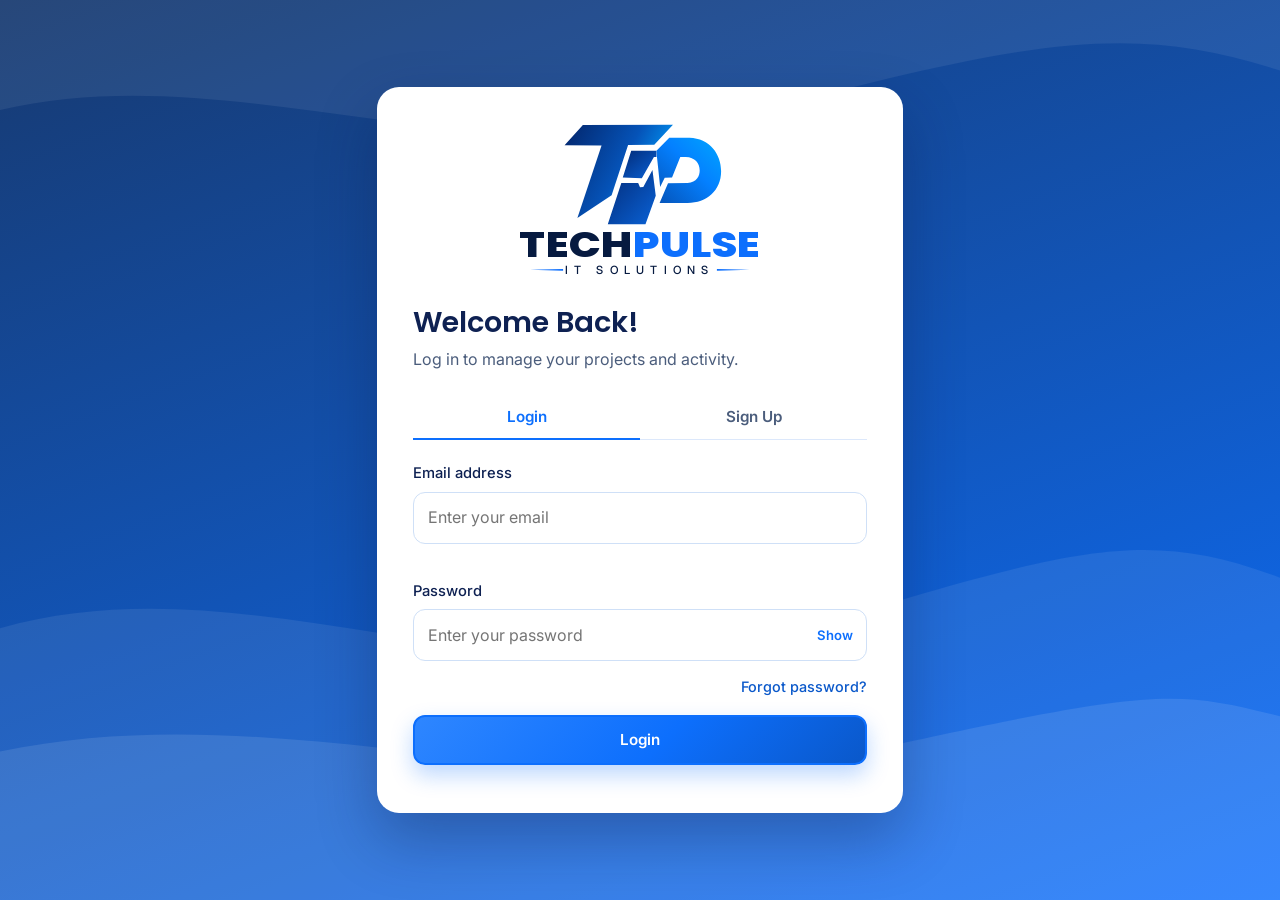
<file: index.html>
<!DOCTYPE html><html lang="en"><head><meta charset="UTF-8"><meta http-equiv="refresh" content="0; url=user/user.html"><title>TechPulse Innovations</title></head><body><a href="user/user.html">Continue to TechPulse</a></body></html>
</file>
<file: user/user.css>
:root{
  --primary:#0D6FFD;
  --primary-dark:#0A58CA;
  --dark:#1E293B;
  --light:#F8FAFC;
  --gray:#94A3B8;
  --text-muted:#526077; /* darker than --gray so small text passes contrast */
  --border:#E2E8F0;
  --tint:#EAF3FF;
  --radius:14px;
  --font-head:"Poppins",system-ui,sans-serif;
  --font-body:"Inter",system-ui,sans-serif;
}
*,*::before,*::after{box-sizing:border-box}
html{scroll-behavior:smooth}
body{margin:0;font-family:var(--font-body);color:var(--dark);background:#fff;line-height:1.6;-webkit-font-smoothing:antialiased}
img,svg{max-width:100%;display:block}
a{color:inherit;text-decoration:none}
:focus-visible{outline:3px solid var(--primary);outline-offset:3px;border-radius:6px}
.container{width:min(1180px,100% - 48px);margin-inline:auto}

/* ---------- Header ---------- */
.site-header{position:sticky;top:0;z-index:50;background:rgba(255,255,255,.92);backdrop-filter:blur(8px);border-bottom:1px solid var(--border)}
.nav{display:flex;align-items:center;justify-content:space-between;height:72px}
.logo{display:flex;align-items:center;gap:10px;font-family:var(--font-head);font-weight:600;font-size:1.25rem;color:var(--dark)}
.logo svg{width:32px;height:32px}
.nav-links{display:flex;align-items:center;gap:36px;list-style:none;margin:0;padding:0}
.nav-links a{font-size:.95rem;font-weight:500;color:var(--text-muted);padding:6px 0;border-bottom:2px solid transparent;transition:color .2s,border-color .2s}
.nav-links a:hover,.nav-links a[aria-current="page"]{color:var(--primary);border-color:var(--primary)}
.btn{display:inline-flex;align-items:center;justify-content:center;gap:8px;font-family:var(--font-body);font-weight:600;font-size:.95rem;padding:12px 26px;border-radius:10px;border:2px solid var(--primary);cursor:pointer;transition:background .2s,color .2s,transform .2s}
.btn-primary{background:var(--primary);color:#fff}
.btn-primary:hover{background:var(--primary-dark);border-color:var(--primary-dark)}
.btn-outline{background:#fff;color:var(--primary)}
.btn-outline:hover{background:var(--tint)}
.btn-sm{padding:9px 20px;font-size:.9rem}
.menu-toggle{display:none;background:none;border:0;padding:8px;cursor:pointer;color:var(--dark)}
.menu-toggle svg{width:26px;height:26px}
.nav-cta{display:block}

/* ---------- Hero ---------- */
.hero{background:linear-gradient(180deg,var(--light),#fff);overflow:hidden}
.hero-grid{display:grid;grid-template-columns:1.05fr 1fr;align-items:center;gap:48px;padding:72px 0 80px}
.hero-eyebrow{font-size:.95rem;color:var(--primary);font-weight:500;margin:0 0 18px;line-height:1.5}
.hero h1{font-family:var(--font-head);font-weight:600;font-size:clamp(2.2rem,4.6vw,3.4rem);line-height:1.15;margin:0 0 20px;letter-spacing:-.01em}
.hero p.lead{font-size:1.1rem;color:var(--text-muted);max-width:480px;margin:0 0 32px}
.hero-actions{display:flex;flex-wrap:wrap;gap:14px}
.hero-art{position:relative}
.hero-art .blob{position:absolute;inset:-8% -6% -8% 6%;background:radial-gradient(circle at 50% 50%,#DCEBFF 0%,#EAF3FF 55%,transparent 72%);border-radius:50%}
.hero-art svg{position:relative;width:100%;height:auto}

/* ---------- Services ---------- */
.services{padding:72px 0 96px}
.section-head{margin-bottom:32px}
.section-head h2{font-family:var(--font-head);font-weight:600;font-size:1.75rem;margin:0 0 8px}
.section-head p{margin:0;color:var(--text-muted)}
.service-grid{display:grid;grid-template-columns:repeat(4,1fr);gap:20px;list-style:none;margin:0;padding:0}
.service-card{background:#fff;border:1px solid var(--border);border-radius:var(--radius);padding:24px;height:100%;transition:border-color .2s,box-shadow .2s,transform .2s}
.service-card:hover{border-color:var(--primary);box-shadow:0 10px 28px rgba(13,111,253,.12);transform:translateY(-3px)}
.icon-box{width:48px;height:48px;border-radius:12px;background:var(--tint);color:var(--primary);display:grid;place-items:center;margin-bottom:18px}
.icon-box svg{width:24px;height:24px;stroke:currentColor;fill:none;stroke-width:2;stroke-linecap:round;stroke-linejoin:round}
.service-card h3{font-family:var(--font-head);font-weight:600;font-size:1.05rem;margin:0 0 8px}
.service-card p{margin:0;font-size:.93rem;color:var(--text-muted)}

/* ---------- Footer ---------- */
.site-footer{background:var(--dark);color:#CBD5E1;padding:32px 0;font-size:.9rem}
.footer-inner{display:flex;flex-wrap:wrap;gap:16px;justify-content:space-between;align-items:center}
.footer-inner a:hover{color:#fff}
.footer-links{display:flex;gap:24px}

/* ---------- Responsive ---------- */
@media (max-width:980px){
  .service-grid{grid-template-columns:repeat(2,1fr)}
  .hero-grid{grid-template-columns:1fr;padding:48px 0 56px}
  .hero-art{max-width:520px;margin-inline:auto}
}
@media (max-width:820px){
  .menu-toggle{display:block}
  .nav-cta{display:none}
  .nav-links{position:absolute;top:72px;left:0;right:0;flex-direction:column;align-items:stretch;gap:0;background:#fff;border-bottom:1px solid var(--border);padding:8px 24px 20px;display:none}
  .nav-links.open{display:flex}
  .nav-links a{display:block;padding:14px 0;border-bottom:1px solid var(--border)}
  .nav-links .mobile-cta{display:block;margin-top:16px}
  .nav-links .mobile-cta .btn{width:100%}
}
@media (min-width:821px){.mobile-cta{display:none}}
@media (max-width:560px){
  .service-grid{grid-template-columns:1fr}
  .hero-actions .btn{flex:1}
}
@media (prefers-reduced-motion:reduce){
  *{transition:none!important;scroll-behavior:auto!important}
}

.nav-actions{display:flex;align-items:center;gap:20px}
.nav-cta.nav-actions{display:flex}
.login-link{font-weight:500;font-size:.95rem;color:var(--text-muted)}
.login-link:hover{color:var(--primary)}

.page-hero{background:linear-gradient(180deg,var(--light),#fff);padding:64px 0 40px;border-bottom:1px solid var(--border)}
.page-hero h1{font-family:var(--font-head);font-weight:600;font-size:clamp(2rem,4vw,2.8rem);line-height:1.15;margin:0 0 12px}
.page-hero p{color:var(--text-muted);max-width:620px;margin:0;font-size:1.1rem}
.section{padding:64px 0}.section.alt{background:var(--light)}
.section h2{font-family:var(--font-head);font-weight:600;font-size:1.6rem;margin:0 0 24px}
.split{display:grid;grid-template-columns:1.1fr 1fr;gap:48px;align-items:center}
.art-panel{border-radius:var(--radius);overflow:hidden;background:linear-gradient(135deg,#0F2A5C,#0D6FFD)}
.art-panel svg{width:100%;height:auto}
.service-grid.cols-3{grid-template-columns:repeat(3,1fr)}
.team-grid{display:grid;grid-template-columns:repeat(5,1fr);gap:20px;list-style:none;padding:0;margin:0}
.member{text-align:center}.member h3{font-family:var(--font-head);font-size:1rem;margin:0}.member p{margin:2px 0 0;font-size:.88rem;color:var(--text-muted)}
.avatar{width:88px;height:88px;border-radius:50%;background:var(--tint);color:var(--primary);display:grid;place-items:center;font-family:var(--font-head);font-weight:600;font-size:1.5rem;margin:0 auto 12px;box-shadow:0 0 0 2px var(--border)}
.filters{display:flex;flex-wrap:wrap;gap:10px;margin-bottom:28px}
.chip{border:1px solid var(--border);background:#fff;color:var(--text-muted);padding:8px 18px;border-radius:999px;font:500 .9rem var(--font-body);cursor:pointer}
.chip:hover{border-color:var(--primary);color:var(--primary)}
.chip[aria-pressed="true"]{background:var(--primary);border-color:var(--primary);color:#fff}
.project-grid{display:grid;grid-template-columns:repeat(3,1fr);gap:24px;list-style:none;margin:0;padding:0}
.project-card .thumb{width:100%;aspect-ratio:16/10;border-radius:10px;margin-bottom:16px}
.project-card .kind{font-size:.85rem;color:var(--primary);font-weight:500;margin:0 0 4px}
.tags{display:flex;flex-wrap:wrap;gap:6px;margin-top:14px;padding:0;list-style:none}
.tag{font-size:.78rem;background:var(--tint);color:var(--primary-dark);padding:3px 10px;border-radius:999px;font-weight:500}
.cta-band{background:var(--dark);color:#fff;border-radius:var(--radius);padding:40px;display:flex;flex-wrap:wrap;gap:20px;align-items:center;justify-content:space-between}
.cta-band h2{color:#fff;margin:0 0 6px}.cta-band p{margin:0;color:#CBD5E1}
.contact-grid{display:grid;grid-template-columns:1fr 1.1fr;gap:48px;align-items:start}
.info-list{list-style:none;margin:0 0 24px;padding:0;display:grid;gap:18px}
.info-list li{display:flex;gap:14px;align-items:center}.info-list small{display:block;color:var(--text-muted)}
.social{display:flex;gap:10px;list-style:none;padding:0;margin:0 0 24px}
.social a{width:40px;height:40px;border-radius:10px;border:1px solid var(--border);display:grid;place-items:center;color:var(--dark)}
.social a:hover{border-color:var(--primary);color:var(--primary)}
.social svg,.info-list svg.i{width:20px;height:20px;stroke:currentColor;fill:none;stroke-width:2;stroke-linecap:round;stroke-linejoin:round}
.map iframe{width:100%;height:240px;border:0;border-radius:var(--radius)}
.form-card{background:#fff;border:1px solid var(--border);border-radius:var(--radius);padding:28px}
.field{margin-bottom:18px}
label{display:block;font-weight:500;font-size:.92rem;margin-bottom:6px}
input,textarea{width:100%;padding:12px 14px;border:1px solid #CBD5E1;border-radius:10px;font:inherit;color:var(--dark);background:#fff}
textarea{min-height:130px;resize:vertical}
input:focus,textarea:focus{outline:3px solid rgba(13,111,253,.25);border-color:var(--primary)}
.error{color:#B42318;font-size:.85rem;margin:4px 0 0;min-height:1.2em}
.status{margin:14px 0 0;font-size:.92rem;font-weight:500}.status.ok{color:#067647}.status.bad{color:#B42318}
.btn-block{width:100%}
.auth{display:grid;grid-template-columns:1fr 1fr;min-height:calc(100vh - 72px)}
.auth-side{background:linear-gradient(160deg,#0F2A5C,#0D6FFD);color:#fff;padding:64px 56px;display:flex;flex-direction:column;justify-content:center}
.auth-side h1{font-family:var(--font-head);font-weight:600;font-size:2rem;margin:24px 0 12px}
.auth-side p{color:#DCEBFF;max-width:340px;margin:0}
.auth-panel{display:grid;place-items:center;padding:48px 24px}
.auth-box{width:min(400px,100%)}
.tabs{display:flex;border-bottom:1px solid var(--border);margin-bottom:24px}
.tab{flex:1;background:none;border:0;border-bottom:2px solid transparent;padding:12px;font:600 .95rem var(--font-body);color:var(--text-muted);cursor:pointer;margin-bottom:-1px}
.tab[aria-selected="true"]{color:var(--primary);border-color:var(--primary)}
.or{display:flex;align-items:center;gap:12px;color:var(--text-muted);font-size:.85rem;margin:20px 0}
.or::before,.or::after{content:"";flex:1;height:1px;background:var(--border)}
.social-row{display:flex;gap:12px}
.social-btn{flex:1;display:flex;align-items:center;justify-content:center;gap:8px;padding:11px;border:1px solid var(--border);border-radius:10px;background:#fff;font:500 .92rem var(--font-body);cursor:pointer}
.social-btn:hover{border-color:var(--primary)}
.pw-wrap{position:relative}.pw-wrap input{padding-right:64px}
.pw-toggle{position:absolute;right:8px;top:50%;transform:translateY(-50%);background:none;border:0;color:var(--primary);font:600 .82rem var(--font-body);cursor:pointer;padding:6px}
.dash-head{display:flex;flex-wrap:wrap;gap:16px;justify-content:space-between;align-items:center;margin-bottom:28px}
.dash-head h1{font-family:var(--font-head);font-weight:600;font-size:1.9rem;margin:0}
.dash-grid{display:grid;grid-template-columns:1.4fr 1fr;gap:24px;align-items:start}
.proj-row{padding:16px 0;border-bottom:1px solid var(--border)}.proj-row:last-child{border:0}
.proj-row div.top{display:flex;justify-content:space-between;gap:12px;margin-bottom:8px;font-weight:500}
.proj-row small{color:var(--text-muted)}
.progress{height:8px;background:var(--border);border-radius:99px;overflow:hidden}.progress span{display:block;height:100%;background:var(--primary)}
.dropzone{border:2px dashed #CBD5E1;border-radius:var(--radius);padding:28px;text-align:center;color:var(--text-muted)}
.dropzone.drag{border-color:var(--primary);background:var(--tint)}
.file-list{list-style:none;margin:16px 0 0;padding:0;display:grid;gap:8px;font-size:.92rem}
.file-list li{display:flex;justify-content:space-between;background:var(--light);padding:8px 12px;border-radius:8px}
@media (max-width:980px){
 .split,.contact-grid,.dash-grid{grid-template-columns:1fr}
 .service-grid.cols-3,.project-grid{grid-template-columns:repeat(2,1fr)}
 .team-grid{grid-template-columns:repeat(3,1fr)}
 .auth{grid-template-columns:1fr}.auth-side{padding:40px 24px}
}
@media (max-width:560px){.service-grid.cols-3,.project-grid{grid-template-columns:1fr}.team-grid{grid-template-columns:repeat(2,1fr)}.cta-band{padding:28px}}

html{scroll-behavior:auto}
[hidden]{display:none!important}
section.view{display:block}
a.service-card{display:block;color:inherit}
.more{display:inline-block;margin-top:14px;color:var(--primary);font-weight:600;font-size:.9rem}
.nav-links a[aria-current="page"]{color:var(--primary);border-color:var(--primary)}
.crumbs{font-size:.9rem;color:var(--text-muted);margin:0 0 16px}.crumbs a{color:var(--primary);font-weight:500}
.checks{list-style:none;margin:0;padding:0;display:grid;gap:12px}
.checks li{display:flex;gap:10px}.checks li::before{content:"\2713";color:var(--primary);font-weight:700}
.detail{display:grid;grid-template-columns:1.4fr 1fr;gap:48px;align-items:start}
.detail h2{font-size:1.3rem;margin:32px 0 16px}.detail h2:first-child{margin-top:0}
.detail .thumb{width:100%;aspect-ratio:16/9;border-radius:var(--radius);margin-bottom:8px}
.steps{display:grid;grid-template-columns:repeat(4,1fr);gap:20px;list-style:none;margin:0;padding:0}
.steps li{background:#fff;border:1px solid var(--border);border-radius:var(--radius);padding:20px;font-size:.93rem;color:var(--text-muted)}
.steps b{display:block;font-family:var(--font-head);color:var(--dark);margin-bottom:6px}
.stats{display:grid;grid-template-columns:repeat(3,1fr);gap:16px;margin-bottom:24px}
.stat b{display:block;font-family:var(--font-head);font-size:1.9rem;color:var(--primary);line-height:1.2}.stat span{color:var(--text-muted);font-size:.92rem}
select{width:100%;padding:12px 14px;border:1px solid #CBD5E1;border-radius:10px;font:inherit;color:var(--dark);background:#fff}
select:focus{outline:3px solid rgba(13,111,253,.25);border-color:var(--primary)}
.auth{min-height:calc(100vh - 72px)}
@media (max-width:980px){.detail{grid-template-columns:1fr}.steps{grid-template-columns:repeat(2,1fr)}}
@media (max-width:560px){.steps,.stats{grid-template-columns:1fr}}
.platform-intro{display:grid;grid-template-columns:1.25fr .75fr;gap:24px;margin-bottom:28px}
.platform-banner{background:linear-gradient(135deg,#0F2A5C,#0D6FFD);color:#fff;border-radius:var(--radius);padding:28px}
.platform-banner h2{margin:0 0 8px;font-family:var(--font-head);font-size:1.45rem}
.platform-banner p{margin:0;color:#DCEBFF}
.platform-status{background:#fff;border:1px solid var(--border);border-radius:var(--radius);padding:24px}
.platform-status h3{margin:0 0 16px;font-family:var(--font-head)}
.status-row{display:flex;justify-content:space-between;gap:12px;padding:9px 0;border-bottom:1px solid var(--border);font-size:.92rem}
.status-row:last-child{border-bottom:0}
.status-good{color:#067647;font-weight:600}
.platform-tabs{display:flex;flex-wrap:wrap;gap:10px;margin-bottom:24px}
.platform-tab{border:1px solid var(--border);background:#fff;color:var(--text-muted);padding:9px 16px;border-radius:999px;font:600 .88rem var(--font-body);cursor:pointer}
.platform-tab:hover{border-color:var(--primary);color:var(--primary)}
.platform-tab.active{background:var(--primary);border-color:var(--primary);color:#fff}
.platform-panel{display:none}
.platform-panel.active{display:block}
.system-grid{display:grid;grid-template-columns:repeat(3,1fr);gap:18px}
.system-card{background:#fff;border:1px solid var(--border);border-radius:var(--radius);padding:22px}
.system-card h3{font-family:var(--font-head);font-size:1.05rem;margin:0 0 7px}
.system-card p{margin:0;color:var(--text-muted);font-size:.92rem}
.system-card .spec{margin-top:14px;padding-top:14px;border-top:1px solid var(--border);font-weight:600;color:var(--dark)}
.system-table{width:100%;border-collapse:collapse;margin-top:16px;font-size:.9rem}
.system-table th,.system-table td{padding:12px;border-bottom:1px solid var(--border);text-align:left;vertical-align:top}
.system-table th{font-weight:600;color:var(--dark);background:var(--light)}
.network-map{background:var(--light);border:1px solid var(--border);border-radius:var(--radius);padding:22px;margin-top:18px;overflow:auto}
.network-flow{min-width:620px;display:grid;gap:12px;justify-items:center}
.net-node{background:#fff;border:1px solid var(--border);border-radius:10px;padding:11px 18px;text-align:center;min-width:150px;font-weight:600}
.net-line{width:2px;height:18px;background:#94A3B8}
.net-row{display:flex;justify-content:center;gap:14px;flex-wrap:wrap}
.net-row .net-node{min-width:145px}
.vm-card{display:grid;grid-template-columns:1fr 1fr;gap:18px}
.vm-box{background:var(--light);border:1px solid var(--border);border-radius:12px;padding:18px}
.vm-box b{display:block;margin-bottom:5px}
.security-list{display:grid;grid-template-columns:repeat(2,1fr);gap:12px;margin:0;padding:0;list-style:none}
.security-list li{background:#fff;border:1px solid var(--border);border-radius:10px;padding:15px}
.security-list strong{display:block;margin-bottom:4px}
.eval-grid{display:grid;grid-template-columns:repeat(3,1fr);gap:14px}
.eval-card{border:1px solid var(--border);border-radius:12px;padding:18px;background:#fff}
.eval-card b{font-family:var(--font-head);display:block;margin-bottom:5px}
@media (max-width:980px){.platform-intro,.system-grid,.eval-grid{grid-template-columns:1fr 1fr}.vm-card{grid-template-columns:1fr}}
@media (max-width:700px){.platform-intro,.system-grid,.eval-grid,.security-list{grid-template-columns:1fr}}


.profile-grid{display:grid;grid-template-columns:repeat(2,1fr);gap:18px}
.profile-card{background:#fff;border:1px solid var(--border);border-radius:var(--radius);padding:22px}
.profile-card h3{font-family:var(--font-head);font-size:1.05rem;margin:0 0 9px}
.profile-card p{margin:0;color:var(--text-muted)}
.profile-card ul{margin:10px 0 0;padding-left:20px;color:var(--text-muted)}
.profile-card li{margin:5px 0}
.notice{margin:0 0 20px;padding:14px 16px;border:1px solid #BFDBFE;background:#EFF6FF;border-radius:12px;color:#1E3A8A;font-size:.92rem}
.deliverable-grid{display:grid;grid-template-columns:repeat(2,1fr);gap:16px}
.deliverable-card{border:1px solid var(--border);border-radius:12px;padding:18px;background:#fff}
.deliverable-card h3{font-family:var(--font-head);margin:0 0 7px;font-size:1rem}
.deliverable-card p{margin:0;color:var(--text-muted);font-size:.92rem}
@media (max-width:700px){.profile-grid,.deliverable-grid{grid-template-columns:1fr}}


/* ===== v2: login gate, profile menu, responsive polish ===== */
html{-webkit-text-size-adjust:100%}
body{overflow-x:hidden}
.nav{gap:12px}
.logo{flex:none}
.profile-menu{position:relative}
.profile-btn{display:flex;align-items:center;gap:10px;background:#fff;border:1px solid var(--border);border-radius:999px;padding:5px 12px 5px 5px;cursor:pointer;font:500 .92rem var(--font-body);color:var(--dark);max-width:240px;min-height:44px}
.profile-btn:hover,.profile-btn[aria-expanded="true"]{border-color:var(--primary)}
.p-avatar{width:34px;height:34px;flex:none;border-radius:50%;background:var(--primary);color:#fff;display:grid;place-items:center;font:600 .8rem var(--font-head)}
.p-name{overflow:hidden;text-overflow:ellipsis;white-space:nowrap;max-width:150px}
.p-chev{width:16px;height:16px;flex:none;stroke:currentColor;fill:none;stroke-width:2;stroke-linecap:round;stroke-linejoin:round;color:var(--text-muted)}
.profile-drop{position:absolute;right:0;top:calc(100% + 8px);min-width:230px;max-width:calc(100vw - 32px);background:#fff;border:1px solid var(--border);border-radius:12px;box-shadow:0 14px 36px rgba(15,23,42,.14);padding:8px;z-index:60}
.p-head{padding:10px 12px 12px;border-bottom:1px solid var(--border);margin-bottom:6px}
.p-head b{display:block;font-family:var(--font-head);font-size:.95rem;word-break:break-word}
.p-head small{display:block;color:var(--text-muted);word-break:break-all}
.profile-drop a,.profile-drop button{display:block;width:100%;text-align:left;padding:12px;border:0;background:none;border-radius:8px;font:500 .93rem var(--font-body);color:var(--dark);cursor:pointer}
.profile-drop a:hover,.profile-drop button:hover{background:var(--tint);color:var(--primary)}
body:not(.authed) .nav-links,body:not(.authed) .nav-actions,body:not(.authed) .menu-toggle,body:not(.authed) .footer-links{display:none!important}
.profile-edit{max-width:560px}
.avatar-lg{width:84px;height:84px;border-radius:50%;background:var(--primary);color:#fff;display:grid;place-items:center;font:600 1.6rem var(--font-head);margin:0 0 20px}
.btn-row{display:flex;flex-wrap:wrap;gap:12px}
input[readonly]{background:var(--light);color:var(--text-muted)}
.table-wrap{overflow-x:auto;-webkit-overflow-scrolling:touch;margin-top:16px;border:1px solid var(--border);border-radius:12px}
.table-wrap .system-table{margin:0;min-width:460px}
.network-map{-webkit-overflow-scrolling:touch}
.logo{white-space:nowrap}
img,svg,video,iframe{max-width:100%}
.hero h1,.page-hero h1{overflow-wrap:anywhere}

@media (min-width:1400px){
  .container{width:min(1320px,100% - 96px)}
  .hero-grid{gap:72px}
  .service-grid{gap:24px}
}
@media (max-width:1100px){
  .team-grid{grid-template-columns:repeat(3,1fr)}
  .steps{grid-template-columns:repeat(2,1fr)}
}
@media (max-width:820px){
  .nav-actions{margin-left:auto}
  .menu-toggle{padding:10px;margin-right:-8px}
  .nav-links{max-height:calc(100vh - 72px);overflow-y:auto;box-shadow:0 14px 24px rgba(15,23,42,.08)}
  .platform-intro{grid-template-columns:1fr}
}
@media (max-width:700px){
  .platform-tabs{flex-wrap:nowrap;overflow-x:auto;padding-bottom:8px;margin-inline:-16px;padding-inline:16px;-webkit-overflow-scrolling:touch}
  .platform-tab{flex:none;white-space:nowrap}
  .net-row .net-node{min-width:0;flex:1 1 130px}
}
@media (max-width:560px){
  .footer-inner{flex-direction:column;align-items:flex-start}
  .footer-links{flex-wrap:wrap;gap:12px 20px}
  .stats{gap:12px}
  .page-hero p,.hero p.lead{font-size:1rem}
}
@media (max-width:520px){
  .p-name{display:none}
  .profile-btn{padding:4px 8px 4px 4px}
}
@media (max-width:480px){
  .container{width:calc(100% - 32px)}
  .nav{height:64px}
  .nav-links{top:64px;padding:8px 16px 16px}
  .page-hero{padding:40px 0 28px}
  .section{padding:44px 0}
  .services{padding:48px 0 64px}
  .hero-grid{padding:32px 0 44px;gap:32px}
  .auth{min-height:calc(100vh - 64px)}
  .auth-side{padding:32px 20px}
  .auth-panel{padding:32px 16px}
  .form-card{padding:20px}
  .cta-band{padding:24px}
  .cta-band .btn{width:100%}
  .btn-row .btn{flex:1}
}

/* ===== Responsive compatibility and login polish ===== */
.container{width: min(1180px, calc(100% - 48px));}
.view,.view *{min-width:0;}
main,section,article,form,.container{max-width:100%;}
button,input,textarea,select{max-width:100%;}
.auth-box{min-width:0;}
.auth-panel{min-width:0;}
.forgot-row{display:flex;justify-content:flex-end;margin-top:-8px;margin-bottom:14px;}
.forgot-link{border:0;background:transparent;color:var(--primary-dark);font:500 .9rem var(--font-body);padding:4px 0;cursor:pointer;text-decoration:none;}
.forgot-link:hover{text-decoration:underline;}
/* Login screen: centered white card on a full-screen blue gradient, based on the reference image. */
body.login-screen{min-height:100vh;background:linear-gradient(160deg,#17396F 0%,#0D6FFD 100%);}
body.login-screen .site-header,body.login-screen .site-footer{display:none!important;}
body.login-screen #app{min-height:100vh;}
.view[data-route="login"]{background:linear-gradient(160deg,#17396F 0%,#0D6FFD 100%);min-height:100vh;}
.view[data-route="login"] .auth{display:flex;justify-content:center;align-items:center;min-height:100vh;padding:32px 20px;}
.view[data-route="login"] .auth-side{display:none;}
.view[data-route="login"] .auth-panel{width:min(100%,526px);display:block;padding:34px 36px;background:#fff;border-radius:18px;box-shadow:0 18px 50px rgba(15,23,42,.18);}
.view[data-route="login"] .auth-box{width:100%;max-width:100%;}
.login-card-brand{display:flex;align-items:center;gap:12px;font-family:var(--font-head);font-size:1.25rem;font-weight:600;line-height:1.3;margin-bottom:26px;}
.login-brand-icon,.login-brand-icon svg{width:42px;height:42px;display:block;flex:none;}
.login-card-heading h1{font-family:var(--font-head);font-size:1.8rem;line-height:1.25;margin:0 0 7px;font-weight:600;}
.login-card-heading p{color:var(--text-muted);font-size:1rem;margin:0 0 22px;}
.view[data-route="login"] .tabs{margin-bottom:22px;}
.view[data-route="login"] #panel-login .field{margin-bottom:16px;}
.view[data-route="login"] #panel-login input{min-height:52px;}
.view[data-route="login"] #panel-login .btn{min-height:50px;}
.view[data-route="login"] .or{margin:18px 0;}
@media(max-width:980px){
 .split,.contact-grid,.dash-grid,.detail{grid-template-columns:minmax(0,1fr);}
 .service-grid.cols-3,.project-grid{grid-template-columns:repeat(2,minmax(0,1fr));}
 .system-grid,.eval-grid{grid-template-columns:repeat(2,minmax(0,1fr));}
 .platform-intro{grid-template-columns:minmax(0,1fr);}
 .auth{grid-template-columns:minmax(0,1fr);}
 .auth-side{padding:36px 28px;}
 .stats{grid-template-columns:repeat(3,minmax(0,1fr));}
}
@media(max-width:700px){
 .container{width:calc(100% - 32px);}
 .team-grid{grid-template-columns:repeat(2,minmax(0,1fr));}
 .profile-grid,.deliverable-grid,.vm-card,.security-list{grid-template-columns:minmax(0,1fr);}
 .system-grid,.eval-grid{grid-template-columns:minmax(0,1fr);}
 .platform-tabs{max-width:100%;}
 .footer-inner{align-items:flex-start;}
 .cta-band{padding:24px;}
 .table-wrap{max-width:100%;}
 .view[data-route="login"] .auth{min-height:100dvh;padding:24px 16px;}
 .view[data-route="login"] .auth-panel{padding:28px 24px;border-radius:16px;}
}
@media(max-width:560px){
 .service-grid,.service-grid.cols-3,.project-grid,.steps,.stats{grid-template-columns:minmax(0,1fr);}
 .hero-grid{grid-template-columns:minmax(0,1fr);}
 .hero-actions{width:100%;}
 .hero-actions .btn{flex:1 1 100%;}
 .team-grid{grid-template-columns:repeat(2,minmax(0,1fr));gap:14px;}
 .form-card,.profile-card{padding:20px;}
 .social-row{flex-direction:column;}
 .view[data-route="login"] .auth-panel{padding:24px 20px;}
 .view[data-route="login"] .auth{padding:18px 12px;}
 .login-card-heading h1{font-size:1.55rem;}
 .login-card-brand{font-size:1.15rem;margin-bottom:22px;}
 .login-brand-icon,.login-brand-icon svg{width:38px;height:38px;}
 .view[data-route="login"] .tabs .tab{padding:11px 6px;}
 .nav{gap:8px;}
 .logo{font-size:1.05rem;gap:7px;}
 .logo svg{width:29px;height:29px;}
 .dash-head h1{font-size:1.55rem;}
 .system-table{font-size:.82rem;}
}
@media(max-width:360px){
 .container{width:calc(100% - 24px);}
 .view[data-route="login"] .auth-panel{padding:22px 16px;}
 .view[data-route="login"] .auth{padding:14px 8px;}
 .team-grid{grid-template-columns:minmax(0,1fr);}
 .btn{padding:11px 16px;}
}


/* ===== TechPulse logo (matches supplied brand image) ===== */
.logo .logo-mark{width:auto!important;height:34px!important;aspect-ratio:870/560;flex:none}
.logo-text{display:inline-flex;font-family:var(--font-head);font-weight:800;letter-spacing:.02em;line-height:1}
.logo-text b{color:#061A40;font-weight:800}.logo-text i{font-style:normal;color:#0D6FFD}
.logo-light .logo-text b{color:#fff}.logo-light .logo-text i{color:#7CC0FF}
.login-card-brand{display:block!important;margin-bottom:22px!important}
.login-lockup{width:min(100%,260px);height:auto;margin-inline:auto}
@media(max-width:560px){.logo .logo-mark{height:28px!important}.logo-text{font-size:1rem}}

.svc-pic{display:block;width:100%;aspect-ratio:16/9;border-radius:10px;margin-bottom:16px}
.detail .svc-pic{border-radius:var(--radius);margin-bottom:28px}
.service-card .svc-pic{margin-bottom:18px}
.project-card .ex{font-size:.88rem;margin-top:10px;padding-top:10px;border-top:1px solid var(--border)}.project-card .ex b{color:var(--dark)}.ex-note{font-size:.82rem;color:var(--text-muted);margin:-6px 0 0}

/* ===== Forgot password page (same look as the login card) ===== */
.view[data-route="forgot"]{background:linear-gradient(160deg,#17396F 0%,#0D6FFD 100%);min-height:100vh;}
.view[data-route="forgot"] .auth{display:flex;justify-content:center;align-items:center;min-height:100vh;padding:32px 20px;}
.view[data-route="forgot"] .auth-panel{width:min(100%,526px);display:block;padding:34px 36px;background:#fff;border-radius:18px;box-shadow:0 18px 50px rgba(15,23,42,.18);}
.view[data-route="forgot"] .auth-box{width:100%;max-width:100%;}
.view[data-route="forgot"] input{min-height:52px;}
.view[data-route="forgot"] .btn{min-height:50px;}
body.login-screen .view[data-route="forgot"]{min-height:100vh;}
.fp-back{text-align:center;margin:18px 0 0;}
.fp-note{text-align:center;color:var(--text-muted);font-size:.85rem;margin:10px 0 0;}
@media(max-width:700px){.view[data-route="forgot"] .auth{min-height:100dvh;padding:24px 16px;}.view[data-route="forgot"] .auth-panel{padding:28px 24px;border-radius:16px;}}
@media(max-width:560px){.view[data-route="forgot"] .auth-panel{padding:24px 20px;}.view[data-route="forgot"] .auth{padding:18px 12px;}}

/* ===== Homepage hero picture ===== */
.hero-art svg{display:block;width:100%;height:auto;overflow:visible}
@media (min-width:821px){.hero-art{max-width:560px}}

/* About page: transparent logo replaces the illustration */
.about-logo{display:flex;align-items:center;justify-content:center;padding:clamp(8px,3%,24px)}
.about-logo img{width:100%;max-width:560px;height:auto;display:block;background:transparent;filter:drop-shadow(0 12px 24px rgba(3,37,106,.12))}

/* =========================================================
   FINAL RESPONSIVE LAYOUT
   Keeps the existing TechPulse theme/content unchanged.
   ========================================================= */

/* Desktop: match the reference homepage layout */
@media (min-width: 821px) {
  .container {
    width: min(1118px, calc(100% - 48px));
  }

  .hero-grid {
    grid-template-columns: 1.02fr .98fr;
    gap: 46px;
    min-height: 420px;
    padding: 48px 0 58px;
  }

  .hero h1 {
    font-size: clamp(2.45rem, 4vw, 3.15rem);
  }

  .hero p.lead {
    max-width: 500px;
    font-size: 1.08rem;
  }

  .hero-art {
    width: 100%;
    max-width: 520px;
    margin-inline: auto;
  }

  /* Homepage service cards are 2 columns on desktop,
     exactly like the supplied desktop reference. */
  #homeServices {
    grid-template-columns: repeat(2, minmax(0, 1fr));
    gap: 18px 20px;
  }

  #homeServices .service-card {
    display: grid;
    grid-template-columns: 64px minmax(0, 1fr);
    column-gap: 18px;
    align-items: start;
    padding: 16px 20px;
    min-height: 126px;
  }

  #homeServices .icon-box {
    grid-row: 1 / span 3;
    width: 58px;
    height: 58px;
    margin: 0;
  }

  #homeServices .service-card h3 {
    margin: 3px 0 6px;
  }

  #homeServices .service-card p {
    margin-bottom: 0;
  }

  #homeServices .more {
    margin-top: 10px;
  }

  /* Keep the homepage footer visually compact on desktop. */
  .site-footer {
    padding: 27px 0;
  }
}

/* Tablet */
@media (max-width: 820px) {
  .container {
    width: calc(100% - 40px);
  }

  .nav {
    height: 68px;
  }

  /* Keep the profile button visible beside the hamburger on mobile/tablet. */
  .nav-actions {
    display: flex !important;
    align-items: center;
    gap: 8px;
    margin-left: auto;
  }

  .profile-btn {
    min-height: 40px;
    padding: 3px 7px 3px 3px;
  }

  .p-avatar {
    width: 32px;
    height: 32px;
  }

  .menu-toggle {
    display: block;
    margin-left: 0;
  }

  .nav-links {
    top: 68px;
  }

  .hero-grid {
    grid-template-columns: minmax(0, 1fr);
    gap: 30px;
    padding: 38px 0 52px;
  }

  .hero-art {
    width: min(100%, 520px);
    margin-inline: auto;
  }

  #homeServices {
    grid-template-columns: repeat(2, minmax(0, 1fr));
  }

  .footer-inner {
    gap: 20px;
  }
}

/* Mobile */
@media (max-width: 560px) {
  .container {
    width: calc(100% - 32px);
  }

  .nav {
    height: 64px;
  }

  .nav-links {
    top: 64px;
  }

  .logo {
    font-size: 1.12rem;
    gap: 8px;
  }

  .logo svg {
    width: 32px;
    height: 32px;
  }

  .hero-grid {
    padding: 28px 0 42px;
    gap: 25px;
  }

  .hero-eyebrow {
    font-size: .92rem;
    margin-bottom: 14px;
  }

  .hero h1 {
    font-size: clamp(2rem, 9vw, 2.65rem);
    line-height: 1.12;
    margin-bottom: 17px;
  }

  .hero p.lead {
    font-size: 1rem;
    line-height: 1.55;
    margin-bottom: 22px;
  }

  .hero-actions {
    display: grid;
    grid-template-columns: 1fr 1fr;
    gap: 12px;
    width: 100%;
  }

  .hero-actions .btn {
    width: 100%;
    min-width: 0;
    padding: 12px 10px;
  }

  .hero-art {
    width: 100%;
    max-width: 440px;
    margin-inline: auto;
  }

  .services {
    padding: 44px 0 58px;
  }

  .section-head {
    margin-bottom: 22px;
  }

  .section-head h2 {
    font-size: 1.7rem;
  }

  .section-head p {
    font-size: 1rem;
  }

  /* One card per row on phones, like the supplied mobile reference. */
  #homeServices {
    grid-template-columns: 1fr;
    gap: 14px;
  }

  #homeServices .service-card {
    display: grid;
    grid-template-columns: 62px minmax(0, 1fr);
    column-gap: 14px;
    padding: 15px 16px;
    min-height: 124px;
  }

  #homeServices .icon-box {
    grid-row: 1 / span 3;
    width: 56px;
    height: 56px;
    margin: 0;
  }

  #homeServices .service-card h3 {
    font-size: 1rem;
    margin: 2px 0 5px;
  }

  #homeServices .service-card p {
    font-size: .88rem;
    line-height: 1.45;
  }

  #homeServices .more {
    margin-top: 8px;
    font-size: .88rem;
  }

  .services .container > p {
    text-align: center;
    margin-top: 20px !important;
  }

  .services .container > p .btn {
    width: min(100%, 240px);
  }

  .site-footer {
    padding: 25px 0 28px;
  }

  .footer-inner {
    flex-direction: row;
    align-items: flex-start;
    justify-content: space-between;
    gap: 22px;
  }

  .footer-inner > div:first-child {
    flex: 1 1 48%;
    min-width: 0;
  }

  .footer-links {
    flex: 0 1 46%;
    display: grid;
    grid-template-columns: repeat(2, minmax(0, auto));
    gap: 8px 18px;
    justify-content: end;
    text-align: left;
  }
}

/* Very small phones */
@media (max-width: 380px) {
  .container {
    width: calc(100% - 24px);
  }

  .hero-actions {
    grid-template-columns: 1fr;
  }

  .hero-actions .btn {
    width: 100%;
  }

  .hero h1 {
    font-size: 1.95rem;
  }

  .footer-inner {
    flex-direction: column;
  }

  .footer-links {
    width: 100%;
    justify-content: start;
  }
}

/* Prevent accidental horizontal scrolling at every viewport size. */
html,
body {
  max-width: 100%;
  overflow-x: hidden;
}

.view,
.view > *,
.view .container,
.hero,
.services,
.site-footer {
  max-width: 100%;
}

img,
svg,
video,
iframe,
table {
  max-width: 100%;
}
.logo .logo-mark{width:auto!important;height:34px!important}
@media(max-width:560px){.logo .logo-mark{height:28px!important}}

/* =========================================================
   DESIGN V3: soft blue waves, floating nav, glass cards.
   Added as an override layer. No existing rules were edited.
   ========================================================= */
:root{--dark:#0E2152;--border:#DCE8FB;--tint:#E8F1FF;--text-muted:#4B5D7C}
body{position:relative;background:linear-gradient(180deg,#D9E9FF 0,#E8F2FF 300px,#F3F8FF 560px,#fff 780px) no-repeat,#fff;color:var(--dark)}
body::before{content:"";position:absolute;top:0;left:0;right:0;height:800px;z-index:-1;background:url("data:image/svg+xml,%3Csvg xmlns='http://www.w3.org/2000/svg' viewBox='0 0 1440 800' preserveAspectRatio='none'%3E%3Cpath d='M-60 330C180 210 430 360 720 270S1210 120 1500 230V0H-60Z' fill='%23fff' fill-opacity='.5'/%3E%3Cpath d='M-60 150C220 60 480 220 800 130S1250 40 1500 120V0H-60Z' fill='%23fff' fill-opacity='.35'/%3E%3Cpath d='M0 560C250 450 520 640 840 550S1260 420 1440 500V800H0Z' fill='%23fff' fill-opacity='.55'/%3E%3Cpath d='M0 680C300 590 570 740 920 680S1300 600 1440 650V800H0Z' fill='%23fff'/%3E%3C/svg%3E") no-repeat center top/100% 100%;pointer-events:none}
body.login-screen::before{display:none}
body.login-screen{background:#17396F}
h1,h2,h3{color:var(--dark)}
.platform-banner h2,.auth-side h1,.cta-band h2{color:#fff}

/* ---- floating header ---- */
.site-header{top:12px;width:min(1240px,calc(100% - 32px));margin:14px auto 0;border-radius:22px;border:1px solid rgba(255,255,255,.85);background:rgba(255,255,255,.9);backdrop-filter:blur(14px);box-shadow:0 12px 34px rgba(13,111,253,.14),0 2px 6px rgba(15,23,42,.05)}
.site-header .container{width:calc(100% - 40px)}
.logo{letter-spacing:.01em}
.nav-links a{color:#2B3D63;font-weight:500}
.nav-links a:hover,.nav-links a[aria-current="page"]{color:var(--primary)}
.profile-btn{border-color:#DCE8FB;box-shadow:0 2px 8px rgba(13,111,253,.08)}
.profile-drop{border-radius:16px;border-color:#DCE8FB;box-shadow:0 18px 44px rgba(13,111,253,.18)}

/* ---- buttons ---- */
.btn{border-radius:12px;box-shadow:0 1px 0 rgba(255,255,255,.4) inset}
.btn-primary{background:linear-gradient(135deg,#2E86FF,#0D6FFD 55%,#0A58CA);border-color:#0D6FFD;box-shadow:0 10px 22px rgba(13,111,253,.28)}
.btn-primary:hover{background:linear-gradient(135deg,#1F7AFF,#0A58CA);transform:translateY(-1px)}
.btn-outline{background:rgba(255,255,255,.9);box-shadow:0 6px 16px rgba(13,111,253,.08)}
.hero-actions .btn-primary::after,.cta-band .btn-primary::after{content:"\2192";font-weight:700}
.more::after{content:" \2192"}

/* ---- hero ---- */
.hero{position:relative;background:transparent}
.hero::after{content:"";position:absolute;right:3%;top:30px;width:120px;height:110px;background:url("data:image/svg+xml,%3Csvg xmlns='http://www.w3.org/2000/svg' width='20' height='20'%3E%3Ccircle cx='3' cy='3' r='2' fill='%239CC2F7'/%3E%3C/svg%3E");opacity:.75;pointer-events:none}
.hero-eyebrow{color:#0D6FFD;font-weight:500}
.hero h1{color:var(--dark);font-weight:700}
.hero p.lead{color:#43557A}

/* ---- section headings ---- */
.section-head p::after{content:"";display:block;width:56px;height:3px;border-radius:3px;background:var(--primary);margin-top:14px}
.services{position:relative;background:transparent}
.services::after{content:"";position:absolute;right:3%;bottom:40px;width:120px;height:110px;background:url("data:image/svg+xml,%3Csvg xmlns='http://www.w3.org/2000/svg' width='20' height='20'%3E%3Ccircle cx='3' cy='3' r='2' fill='%239CC2F7'/%3E%3C/svg%3E");opacity:.6;pointer-events:none}

/* ---- cards ---- */
.service-card{border-radius:18px;border:1px solid #DCE8FB;background:url("data:image/svg+xml,%3Csvg xmlns='http://www.w3.org/2000/svg' viewBox='0 0 240 90' preserveAspectRatio='none'%3E%3Cpath d='M0 90C60 30 130 70 240 0V90Z' fill='%23DCEBFF' fill-opacity='.75'/%3E%3Cpath d='M60 90C120 50 170 80 240 30V90Z' fill='%23C4DBFB' fill-opacity='.55'/%3E%3C/svg%3E") no-repeat right bottom/62% 55%,linear-gradient(135deg,#fff,#F6FAFF);box-shadow:0 10px 28px rgba(13,111,253,.07)}
.service-card:hover{border-color:#9CC2F7;box-shadow:0 16px 36px rgba(13,111,253,.16)}
.service-card h3{color:var(--dark)}
.icon-box{border-radius:14px;background:linear-gradient(135deg,#F4F9FF,#D9E9FF);box-shadow:0 8px 16px rgba(13,111,253,.12),0 0 0 1px rgba(255,255,255,.8) inset}
.more{color:#0D6FFD}
.form-card,.system-card,.profile-card,.deliverable-card,.eval-card,.platform-status,.security-list li,.steps li,.vm-box,.stat,.proj-row{border-color:#DCE8FB}
.form-card,.system-card,.profile-card,.deliverable-card,.eval-card,.platform-status,.security-list li,.steps li{border-radius:18px;background:linear-gradient(180deg,#fff,#F7FAFF);box-shadow:0 10px 26px rgba(13,111,253,.06)}
.vm-box{border-radius:16px;background:linear-gradient(180deg,#F7FAFF,#EEF5FF)}
.platform-banner{border-radius:20px;box-shadow:0 16px 36px rgba(13,111,253,.22)}
.platform-tab,.chip{box-shadow:0 4px 12px rgba(13,111,253,.06)}
.platform-tab.active,.chip[aria-pressed="true"]{background:linear-gradient(135deg,#2E86FF,#0D6FFD);box-shadow:0 8px 18px rgba(13,111,253,.26)}
.notice{border-radius:14px;background:linear-gradient(135deg,#EEF5FF,#E6F0FF)}
.table-wrap{border-radius:16px;border-color:#DCE8FB;background:#fff;box-shadow:0 8px 22px rgba(13,111,253,.06)}
.system-table th{background:#F1F7FF}
input,textarea,select{border-radius:12px;border-color:#CFE0F7}
input:focus,textarea:focus,select:focus{border-color:var(--primary);outline:3px solid rgba(13,111,253,.2)}
.dropzone{border-radius:18px;border-color:#B7D1F6;background:rgba(255,255,255,.7)}
.progress{background:#E1ECFB}.progress span{background:linear-gradient(90deg,#2E86FF,#0D6FFD)}
.avatar{background:linear-gradient(135deg,#F4F9FF,#D9E9FF)}
.tag{background:#E8F1FF}

/* ---- inner page headers ---- */
.page-hero{position:relative;background:transparent;border-bottom:0;padding:56px 0 36px}
.page-hero::after{content:"";position:absolute;right:4%;top:24px;width:120px;height:100px;background:url("data:image/svg+xml,%3Csvg xmlns='http://www.w3.org/2000/svg' width='20' height='20'%3E%3Ccircle cx='3' cy='3' r='2' fill='%239CC2F7'/%3E%3C/svg%3E");opacity:.6;pointer-events:none}
.page-hero h1{color:var(--dark);font-weight:700}
.page-hero p{color:#43557A}
.section.alt{background:rgba(232,241,255,.55)}
.crumbs a{color:var(--primary)}

/* ---- CTA band ---- */
.cta-band{border-radius:24px;background:radial-gradient(circle at 90% 20%,rgba(46,134,255,.45),transparent 45%),linear-gradient(135deg,#0E2152,#173C8F);box-shadow:0 18px 40px rgba(14,33,82,.28)}

/* ---- footer with wave ---- */
.site-footer{position:relative;margin-top:96px;background:linear-gradient(180deg,#0E2152,#09173D);color:#D3DEF3}
.site-footer::before{content:"";position:absolute;left:0;right:0;bottom:100%;height:96px;background:url("data:image/svg+xml,%3Csvg xmlns='http://www.w3.org/2000/svg' viewBox='0 0 1440 120' preserveAspectRatio='none'%3E%3Cpath d='M0 70C260 0 520 120 820 60S1250 0 1440 50V120H0Z' fill='%23CFE2FF' fill-opacity='.65'/%3E%3Cpath d='M0 100C300 40 600 130 920 90S1300 50 1440 85V120H0Z' fill='%23A9CBFA' fill-opacity='.75'/%3E%3C/svg%3E") no-repeat bottom/100% 100%;z-index:-1;pointer-events:none}

/* ---- login and forgot password ---- */
.view[data-route="login"],.view[data-route="forgot"]{background:url("data:image/svg+xml,%3Csvg xmlns='http://www.w3.org/2000/svg' viewBox='0 0 1440 900' preserveAspectRatio='none'%3E%3Cpath d='M-40 640C260 540 560 720 900 630S1300 520 1500 600V900H-40Z' fill='%23fff' fill-opacity='.08'/%3E%3Cpath d='M-40 760C300 680 620 820 980 750S1320 690 1500 730V900H-40Z' fill='%23fff' fill-opacity='.1'/%3E%3Cpath d='M-40 120C240 40 520 190 860 110S1300 20 1500 90V0H-40Z' fill='%23fff' fill-opacity='.07'/%3E%3C/svg%3E") no-repeat center/cover,linear-gradient(160deg,#17396F 0%,#0D6FFD 100%)}
.view[data-route="login"] .auth-panel,.view[data-route="forgot"] .auth-panel{border-radius:22px;box-shadow:0 26px 60px rgba(8,25,70,.32)}
.auth-side{background:linear-gradient(160deg,#0E2152,#0D6FFD)}

/* ---- phones ---- */
@media (max-width:820px){
  .site-header{width:calc(100% - 24px);margin-top:10px;top:10px;border-radius:18px}
  .site-header .container{width:calc(100% - 24px)}
  .nav-links{top:calc(100% + 8px)!important;left:0;right:0;border:1px solid #DCE8FB;border-radius:18px;box-shadow:0 18px 40px rgba(13,111,253,.18)}
  body::before{height:640px}
  .hero::after{width:80px;height:70px;top:10px}
  .site-footer{margin-top:72px}
}
@media (max-width:560px){
  .page-hero::after,.services::after{display:none}
  .service-card{background-size:70% 50%,auto}
}
@media (prefers-reduced-motion:reduce){.btn-primary:hover{transform:none}}
</file>
